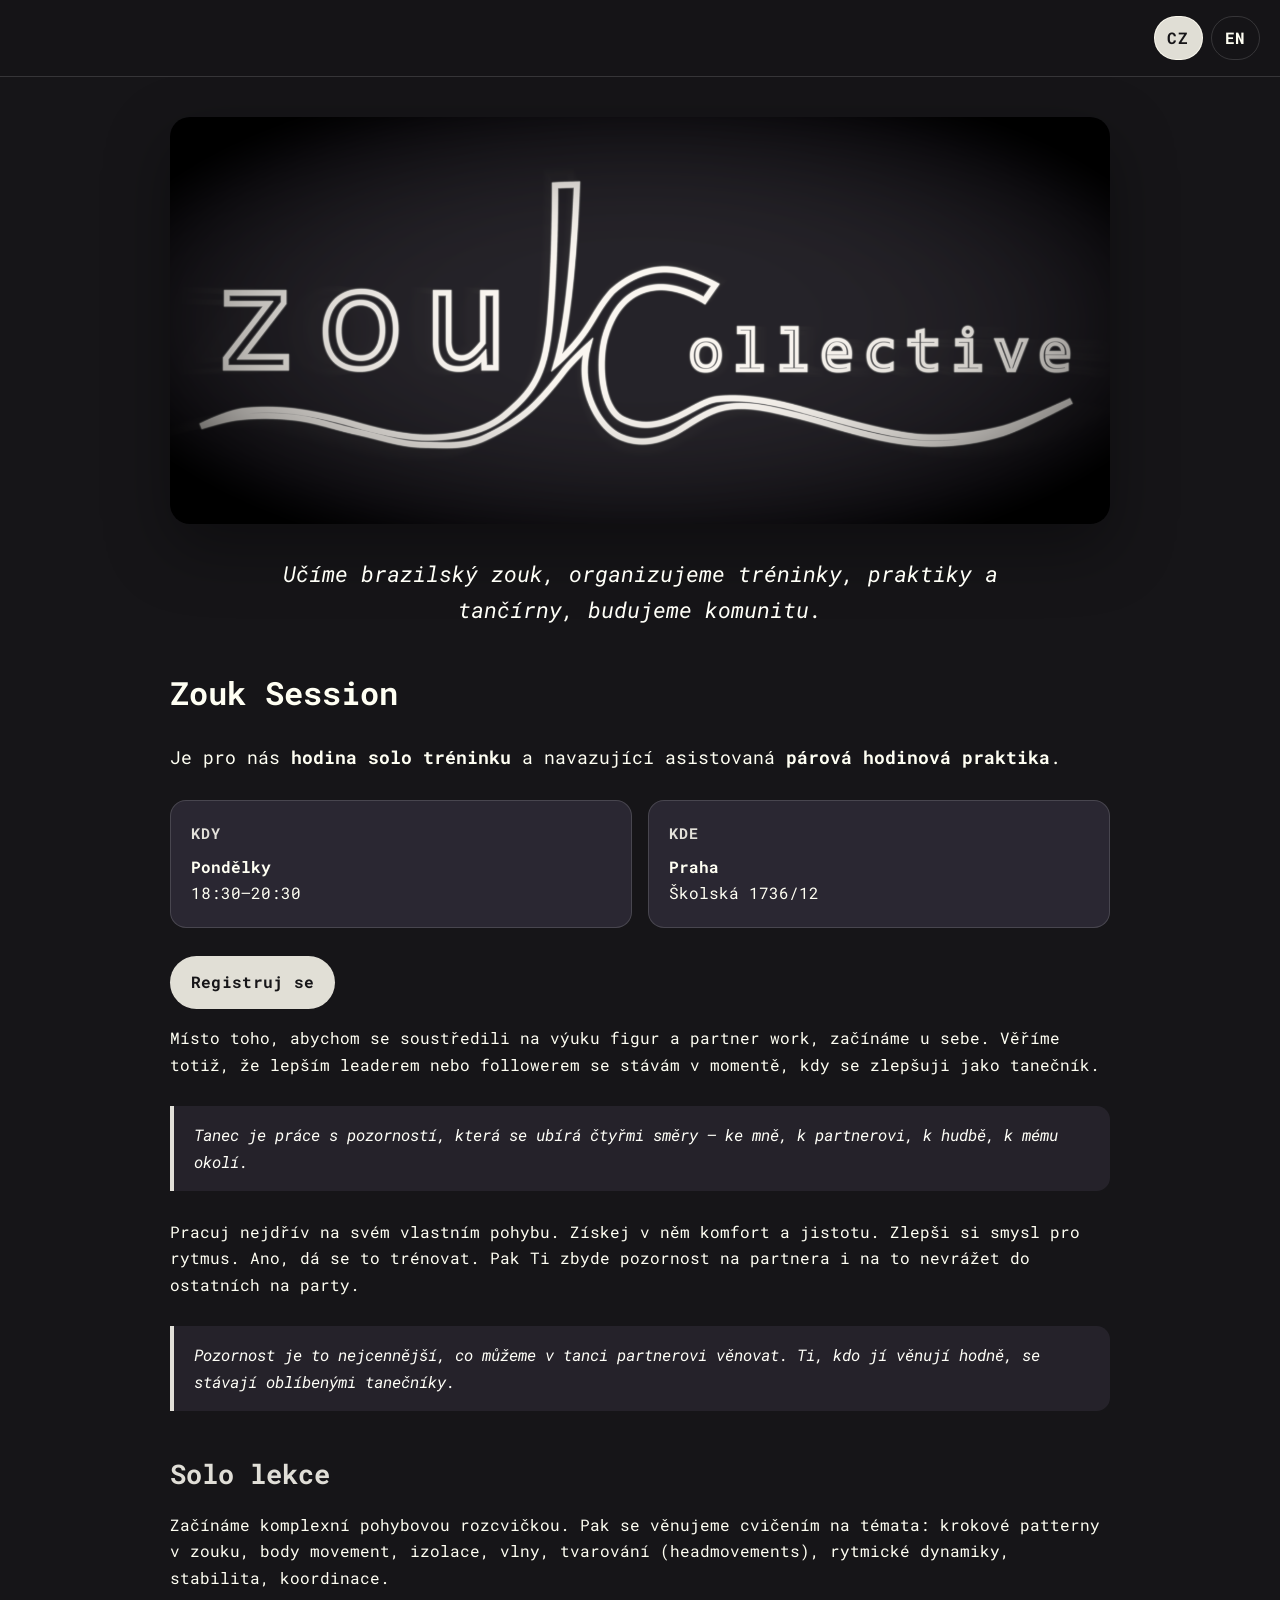
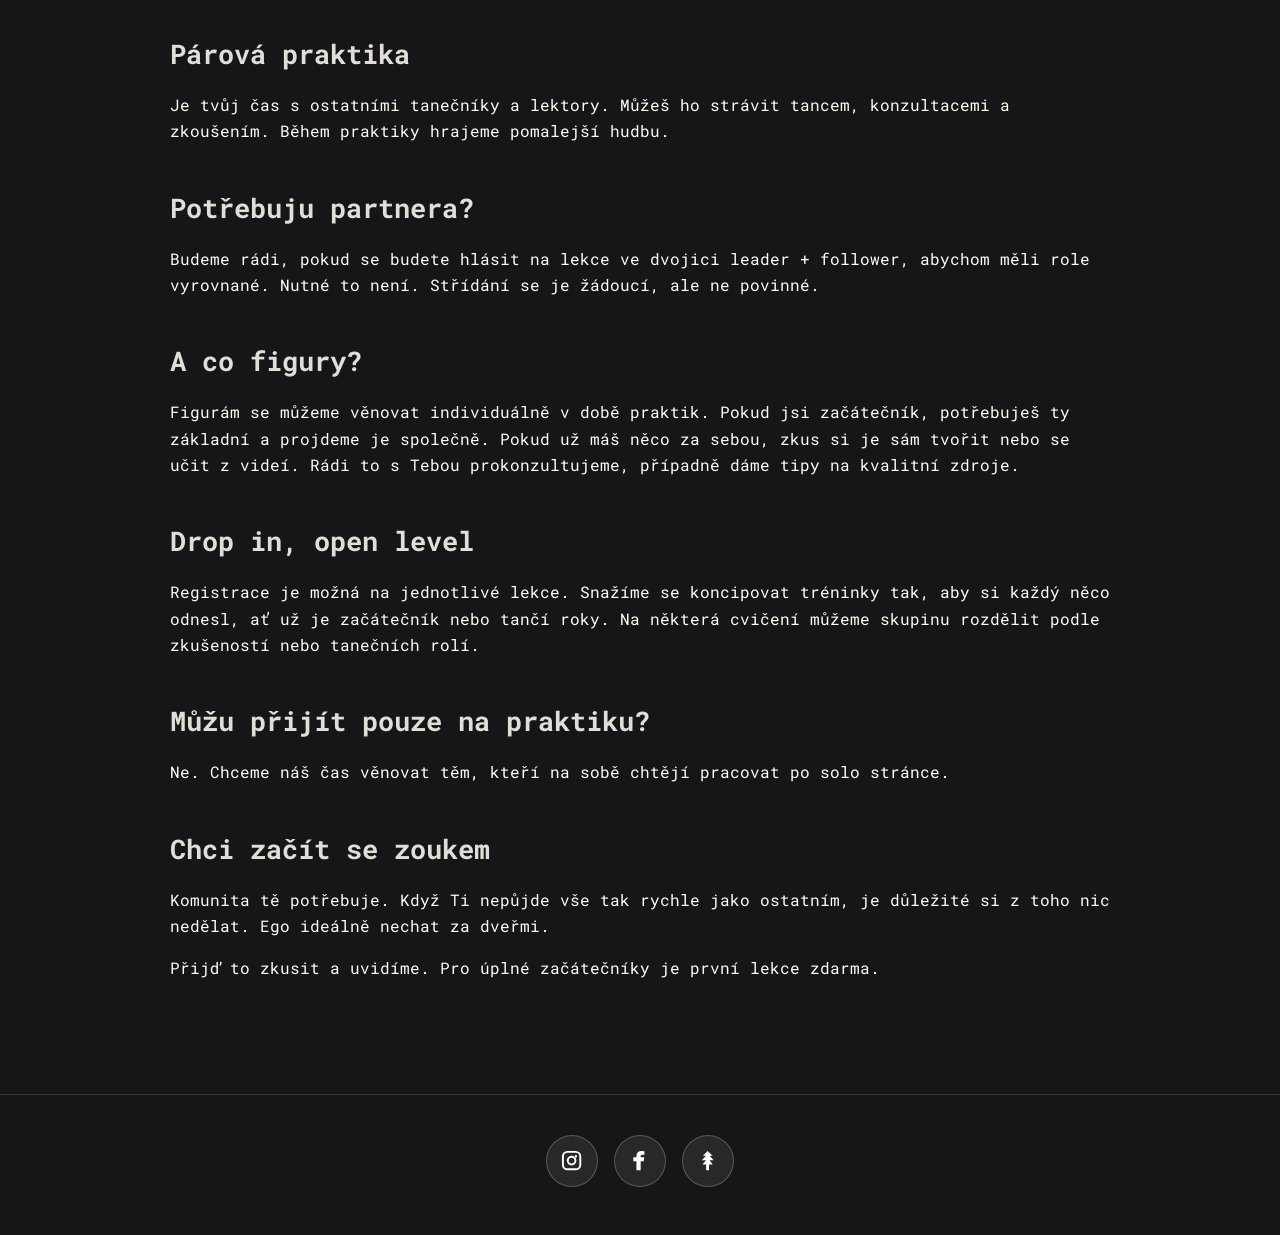
<file: index.html>
<!doctype html>
<html lang="cs">
<head>
	<meta charset="utf-8">
	<meta name="viewport" content="width=device-width, initial-scale=1">
	<meta name="description" content="Učíme brazilský zouk, organizujeme tréninky, praktiky a tančírny, budujeme komunitu.">

	<title>Zouk Collective</title>
    <link rel="preconnect" href="https://fonts.googleapis.com">
    <link rel="preconnect" href="https://fonts.gstatic.com" crossorigin>
    <link href="https://fonts.googleapis.com/css2?family=Roboto+Mono:wght@400;500;700;800&display=swap" rel="stylesheet">
    <link rel="stylesheet" href="assets/css/styles.css">

	<link rel="stylesheet" href="assets/css/styles.css">

	<link rel="alternate" hreflang="cs" href="/">
	<link rel="alternate" hreflang="en" href="/en/">
</head>

<body>
	<header class="topbar">
		<nav class="language-switch" aria-label="Přepnutí jazyka">
			<a href="./" class="active" aria-current="page">CZ</a>
			<a href="en/">EN</a>
		</nav>
	</header>

	<main class="page">
		<section class="hero">
			<img src="assets/images/image1.png" alt="Zouk Session">
		</section>

		<section class="lead">
			<p>
				Učíme brazilský zouk, organizujeme tréninky, praktiky a tančírny,
				budujeme komunitu.
			</p>
		</section>

        <h1>Zouk Session</h1>

	
        <p class="session-description">
            Je pro nás <strong>hodina solo tréninku</strong> a navazující asistovaná
            <strong>párová hodinová praktika</strong>.
        </p>

        <div class="schedule-grid">
            <div>
                <h2>Kdy</h2>
                <p><strong>Pondělky</strong><br>18:30–20:30</p>
            </div>

            <div>
                <h2>Kde</h2>
                <p><strong>Praha</strong><br>Školská 1736/12</p>
            </div>
        </div>

        <a class="button" href="https://docs.google.com/forms/d/e/1FAIpQLSdn4TnxQ9Af7Y2xySt3haJ9IAK4u1mdFsF4vnL-SK8KLzkcBw/viewform">
            Registruj se
        </a>


		<section class="content">
			<p>
				Místo toho, abychom se soustředili na výuku figur a partner work,
				začínáme u sebe. Věříme totiž, že lepším leaderem nebo followerem
				se stávám v momentě, kdy se zlepšuji jako tanečník.
			</p>

			<blockquote>
				Tanec je práce s pozorností, která se ubírá čtyřmi směry –
				ke mně, k partnerovi, k hudbě, k mému okolí.
			</blockquote>

			<p>
				Pracuj nejdřív na svém vlastním pohybu. Získej v něm komfort a jistotu.
				Zlepši si smysl pro rytmus. Ano, dá se to trénovat.
				Pak Ti zbyde pozornost na partnera i na to nevrážet do ostatních na party.
			</p>

			<blockquote>
				Pozornost je to nejcennější, co můžeme v tanci partnerovi věnovat.
				Ti, kdo jí věnují hodně, se stávají oblíbenými tanečníky.
			</blockquote>

			<h2>Solo lekce</h2>
			<p>
				Začínáme komplexní pohybovou rozcvičkou. Pak se věnujeme cvičením
				na témata: krokové patterny v zouku, body movement, izolace, vlny, tvarování (headmovements),
                rytmické dynamiky, stabilita, koordinace.
			</p>


			<h2>Párová praktika</h2>
			<p>
				Je tvůj čas s ostatními tanečníky a lektory. Můžeš ho strávit tancem,
				konzultacemi a zkoušením. Během praktiky hrajeme pomalejší hudbu.
			</p>

			<h2>Potřebuju partnera?</h2>
			<p>
				Budeme rádi, pokud se budete hlásit na lekce ve dvojici leader + follower,
				abychom měli role vyrovnané. Nutné to není. Střídání se je žádoucí,
				ale ne povinné.
			</p>

			<h2>A co figury?</h2>
			<p>
				Figurám se můžeme věnovat individuálně v době praktik. Pokud jsi začátečník,
				potřebuješ ty základní a projdeme je společně. Pokud už máš něco za sebou,
				zkus si je sám tvořit nebo se učit z videí. Rádi to s Tebou prokonzultujeme,
				případně dáme tipy na kvalitní zdroje.
			</p>

			<h2>Drop in, open level</h2>
			<p>
				Registrace je možná na jednotlivé lekce. Snažíme se koncipovat tréninky tak,
				aby si každý něco odnesl, ať už je začátečník nebo tančí roky.
				Na některá cvičení můžeme skupinu rozdělit podle zkušeností
				nebo tanečních rolí.
			</p>

			<h2>Můžu přijít pouze na praktiku?</h2>
			<p>
				Ne. Chceme náš čas věnovat těm, kteří na sobě chtějí pracovat
				po solo stránce.
			</p>

			<h2>Chci začít se zoukem</h2>
			<p>
				Komunita tě potřebuje. Když Ti nepůjde vše tak rychle jako ostatním,
				je důležité si z toho nic nedělat. Ego ideálně nechat za dveřmi.
			</p>
			<p>
				Přijď to zkusit a uvidíme. Pro úplné začátečníky je první lekce zdarma.
			</p>


		</section>
	</main>

<footer class="footer">
	<a href="https://www.instagram.com/zoukollective_prague" target="_blank" rel="noopener noreferrer" aria-label="Instagram">
		<svg viewBox="0 0 24 24" aria-hidden="true">
			<path d="M7.75 2h8.5A5.76 5.76 0 0 1 22 7.75v8.5A5.76 5.76 0 0 1 16.25 22h-8.5A5.76 5.76 0 0 1 2 16.25v-8.5A5.76 5.76 0 0 1 7.75 2Zm0 2A3.75 3.75 0 0 0 4 7.75v8.5A3.75 3.75 0 0 0 7.75 20h8.5A3.75 3.75 0 0 0 20 16.25v-8.5A3.75 3.75 0 0 0 16.25 4h-8.5Zm8.75 2.25a1.25 1.25 0 1 1 0 2.5 1.25 1.25 0 0 1 0-2.5ZM12 7a5 5 0 1 1 0 10 5 5 0 0 1 0-10Zm0 2a3 3 0 1 0 0 6 3 3 0 0 0 0-6Z"/>
		</svg>
		<span>Instagram</span>
	</a>

	<a href="https://www.facebook.com/people/ZOUKollective/61590407280325/" target="_blank" rel="noopener noreferrer" aria-label="Facebook">
		<svg viewBox="0 0 24 24" aria-hidden="true">
			<path d="M14 8.5V6.75c0-.5.38-.75.86-.75H17V2.2A26.18 26.18 0 0 0 13.9 2C10.82 2 8.72 3.88 8.72 7.32V8.5H5.5v4.25h3.22V22h4.38v-9.25h3.18l.5-4.25H13.1V7.75c0-.75.2-1.25.9-1.25Z"/>
		</svg>
		<span>Facebook</span>
	</a>

	<a href="https://linktr.ee/zoukollective" target="_blank" rel="noopener noreferrer" aria-label="Linktree">
		<svg viewBox="0 0 24 24" aria-hidden="true">
			<path d="M12 2 7.2 7.1h3.15L6 11.7h4.4L6.7 16h3.8v6h3v-6h3.8L14 11.7h4.4l-4.35-4.6h3.15L12 2Z"/>
		</svg>
		<span>Linktree</span>
	</a>
</footer>
</body>
</html>
</file>
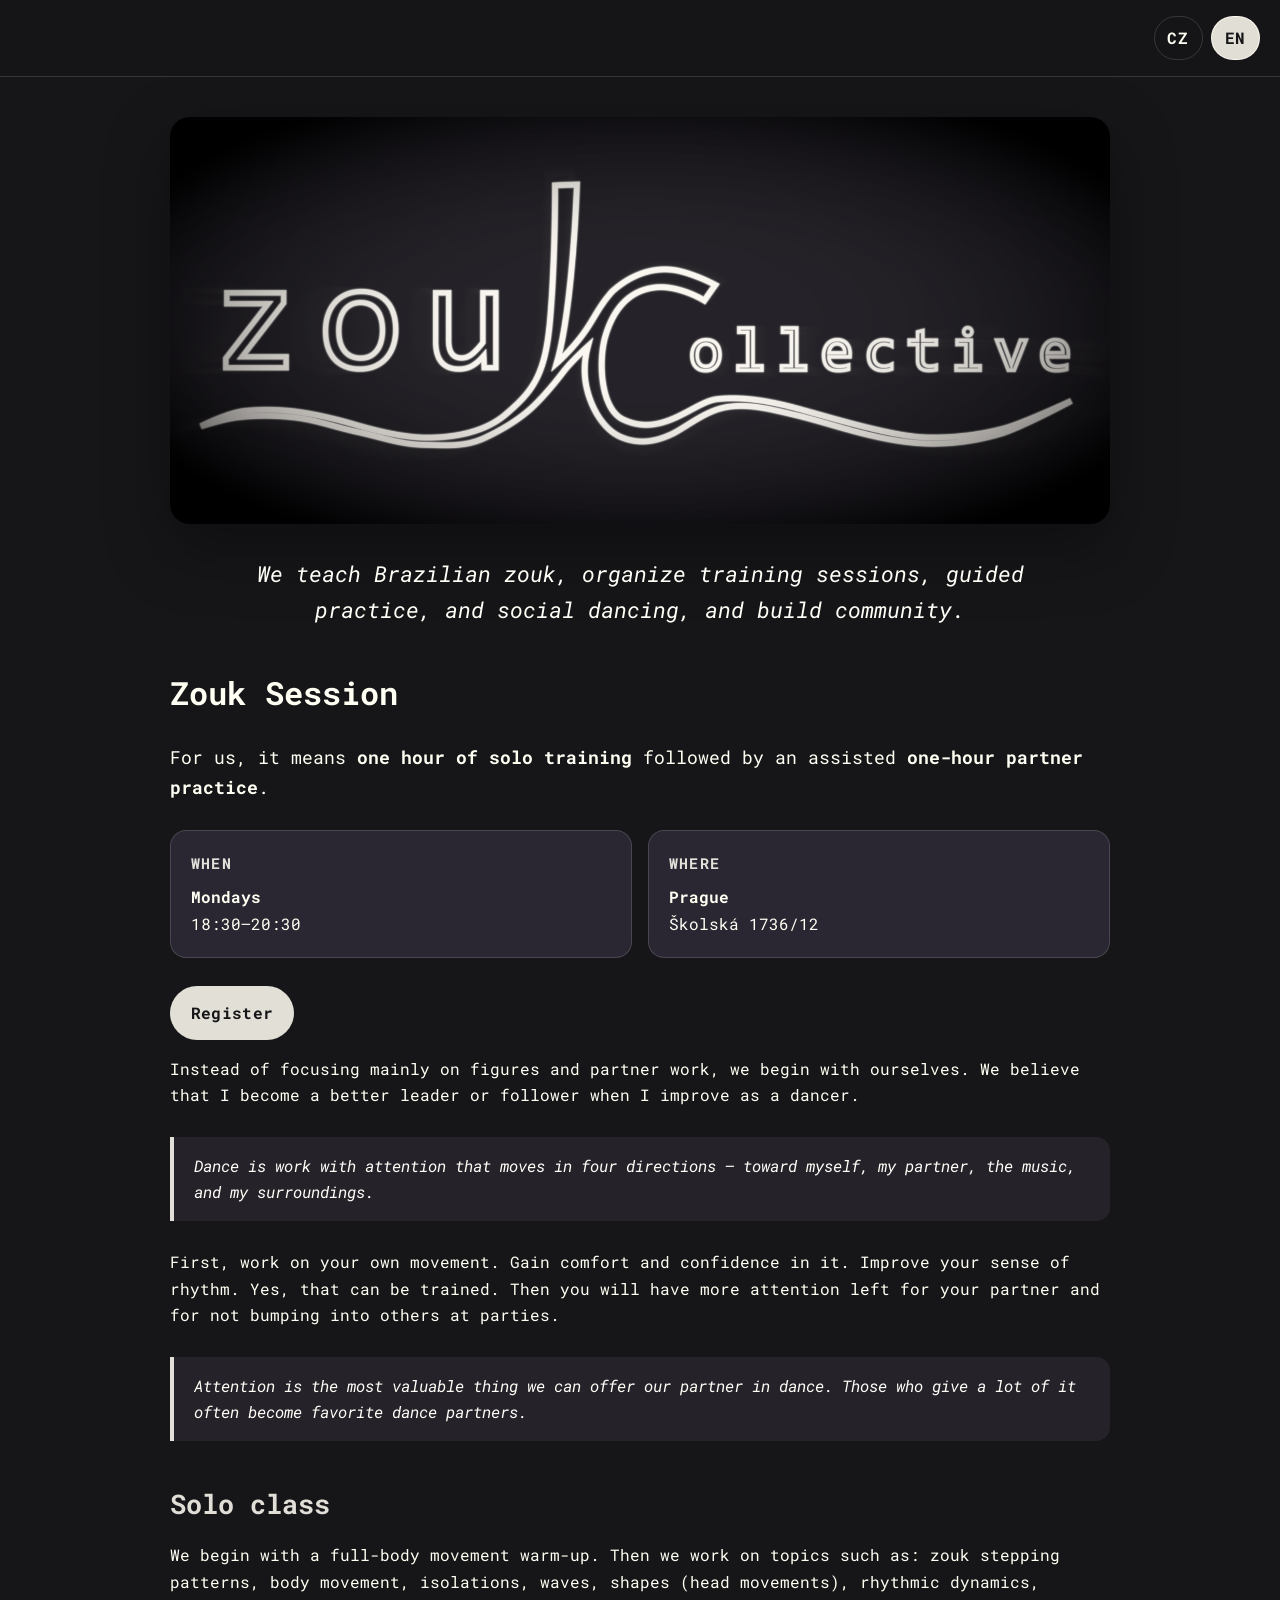
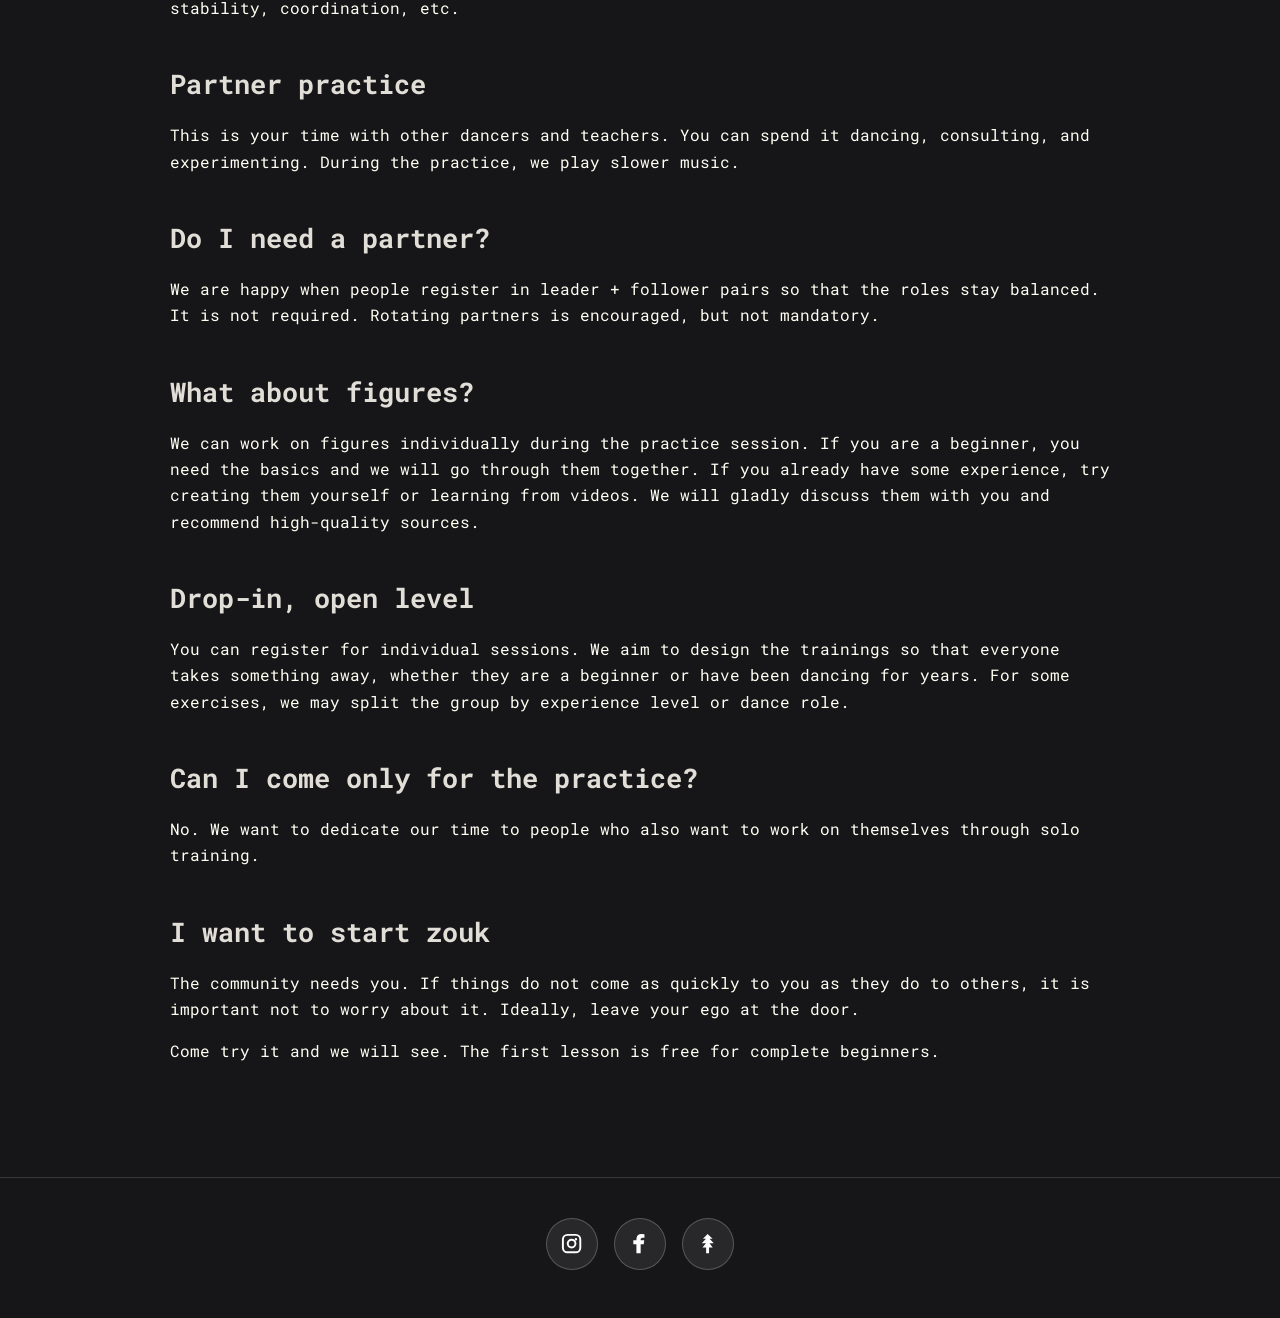
<file: en/index.html>
<!doctype html>
<html lang="en">
<head>
	<meta charset="utf-8">
	<meta name="viewport" content="width=device-width, initial-scale=1">
	<meta name="description" content="We teach Brazilian zouk, organize training sessions, guided practice, and social dancing, and build community.">

	<title>Zouk Collective</title>
    <link rel="preconnect" href="https://fonts.googleapis.com">
    <link rel="preconnect" href="https://fonts.gstatic.com" crossorigin>
    <link href="https://fonts.googleapis.com/css2?family=Roboto+Mono:wght@400;500;700;800&display=swap" rel="stylesheet">
    <link rel="stylesheet" href="../assets/css/styles.css">
	<link rel="stylesheet" href="../assets/css/styles.css">

	<link rel="alternate" hreflang="cs" href="/">
	<link rel="alternate" hreflang="en" href="/en/">
</head>

<body>
	<header class="topbar">
		<nav class="language-switch" aria-label="Language switch">
			<a href="../">CZ</a>
			<a href="./" class="active" aria-current="page">EN</a>
		</nav>
	</header>

	<main class="page">
		<section class="hero">
			<img src="../assets/images/image1.png" alt="Zouk Session">
		</section>

		<section class="lead">
			<p>
				We teach Brazilian zouk, organize training sessions, guided practice,
				and social dancing, and build community.
			</p>
		</section>
        
        <h1>Zouk Session </h1>
        
        <p class="session-description">
            For us, it means <strong>one hour of solo training</strong> followed by an assisted
            <strong>one-hour partner practice</strong>.
        </p>

        <div class="schedule-grid">
            <div>
                <h2>When</h2>
                <p><strong>Mondays</strong><br>18:30–20:30</p>
            </div>

            <div>
                <h2>Where</h2>
                <p><strong>Prague</strong><br>Školská 1736/12</p>
            </div>
        </div>

        <a class="button" href="https://docs.google.com/forms/d/e/1FAIpQLSdn4TnxQ9Af7Y2xySt3haJ9IAK4u1mdFsF4vnL-SK8KLzkcBw/viewform">
            Register
        </a>

		<section class="content">
			<p>
				Instead of focusing mainly on figures and partner work, we begin with ourselves.
				We believe that I become a better leader or follower when I improve as a dancer.
			</p>

			<blockquote>
				Dance is work with attention that moves in four directions –
				toward myself, my partner, the music, and my surroundings.
			</blockquote>

			<p>
				First, work on your own movement. Gain comfort and confidence in it.
				Improve your sense of rhythm. Yes, that can be trained.
				Then you will have more attention left for your partner
				and for not bumping into others at parties.
			</p>

			<blockquote>
				Attention is the most valuable thing we can offer our partner in dance.
				Those who give a lot of it often become favorite dance partners.
			</blockquote>

			<h2>Solo class</h2>
			<p>
				We begin with a full-body movement warm-up. Then we work on topics such as: zouk stepping patterns, 
                body movement, isolations, waves, shapes (head movements), rhythmic dynamics, stability, coordination, etc.
            </p>

			<h2>Partner practice</h2>
			<p>
				This is your time with other dancers and teachers. You can spend it dancing,
				consulting, and experimenting. During the practice, we play slower music.
			</p>

			<h2>Do I need a partner?</h2>
			<p>
				We are happy when people register in leader + follower pairs so that the roles
				stay balanced. It is not required. Rotating partners is encouraged,
				but not mandatory.
			</p>

			<h2>What about figures?</h2>
			<p>
				We can work on figures individually during the practice session.
				If you are a beginner, you need the basics and we will go through them together.
				If you already have some experience, try creating them yourself or learning from videos.
				We will gladly discuss them with you and recommend high-quality sources.
			</p>

			<h2>Drop-in, open level</h2>
			<p>
				You can register for individual sessions. We aim to design the trainings so that
				everyone takes something away, whether they are a beginner or have been dancing for years.
				For some exercises, we may split the group by experience level or dance role.
			</p>

			<h2>Can I come only for the practice?</h2>
			<p>
				No. We want to dedicate our time to people who also want to work on themselves
				through solo training.
			</p>

			<h2>I want to start zouk</h2>
			<p>
				The community needs you. If things do not come as quickly to you as they do to others,
				it is important not to worry about it. Ideally, leave your ego at the door.
			</p>
			<p>
				Come try it and we will see. The first lesson is free for complete beginners.
			</p>

		</section>
	</main>


    <footer class="footer">
	<a href="https://www.instagram.com/zoukollective_prague" target="_blank" rel="noopener noreferrer" aria-label="Instagram">
		<svg viewBox="0 0 24 24" aria-hidden="true">
			<path d="M7.75 2h8.5A5.76 5.76 0 0 1 22 7.75v8.5A5.76 5.76 0 0 1 16.25 22h-8.5A5.76 5.76 0 0 1 2 16.25v-8.5A5.76 5.76 0 0 1 7.75 2Zm0 2A3.75 3.75 0 0 0 4 7.75v8.5A3.75 3.75 0 0 0 7.75 20h8.5A3.75 3.75 0 0 0 20 16.25v-8.5A3.75 3.75 0 0 0 16.25 4h-8.5Zm8.75 2.25a1.25 1.25 0 1 1 0 2.5 1.25 1.25 0 0 1 0-2.5ZM12 7a5 5 0 1 1 0 10 5 5 0 0 1 0-10Zm0 2a3 3 0 1 0 0 6 3 3 0 0 0 0-6Z"/>
		</svg>
		<span>Instagram</span>
	</a>

	<a href="https://www.facebook.com/people/ZOUKollective/61590407280325/" target="_blank" rel="noopener noreferrer" aria-label="Facebook">
		<svg viewBox="0 0 24 24" aria-hidden="true">
			<path d="M14 8.5V6.75c0-.5.38-.75.86-.75H17V2.2A26.18 26.18 0 0 0 13.9 2C10.82 2 8.72 3.88 8.72 7.32V8.5H5.5v4.25h3.22V22h4.38v-9.25h3.18l.5-4.25H13.1V7.75c0-.75.2-1.25.9-1.25Z"/>
		</svg>
		<span>Facebook</span>
	</a>

	<a href="https://linktr.ee/zoukollective" target="_blank" rel="noopener noreferrer" aria-label="Linktree">
		<svg viewBox="0 0 24 24" aria-hidden="true">
			<path d="M12 2 7.2 7.1h3.15L6 11.7h4.4L6.7 16h3.8v6h3v-6h3.8L14 11.7h4.4l-4.35-4.6h3.15L12 2Z"/>
		</svg>
		<span>Linktree</span>
	</a>
</footer>
</body>
</html>
</file>
<file: assets/css/styles.css>
:root {
	--bg: #161518;
	--surface: #211f27;
	--surface-2: #2a2732;
	--text: #fffff3;
	--muted: #fffff8;
	--accent: lab(98.94% -0.71 5.12 / 0.875);
	--accent-strong: #fffad8;
	--border: rgba(255, 255, 255, 0.14);
	--max-width: 980px;
}

* {
	box-sizing: border-box;
}

html {
	scroll-behavior: smooth;
}

body {
	margin: 0;
	background: var(--bg);
	color: var(--text);
	font-family: "Roboto Mono", monospace;
	line-height: 1.65;
}

a {
	color: inherit;
}

.topbar {
	position: sticky;
	top: 0;
	z-index: 20;
	display: flex;
	justify-content: flex-end;
	align-items: center;
	padding: 1rem 1.25rem;
	background: rgba(22, 21, 24, 0.92);
	backdrop-filter: blur(10px);
	border-bottom: 1px solid var(--border);
}

.language-switch {
	display: flex;
	gap: 0.5rem;
}

.language-switch a {
	display: inline-flex;
	align-items: center;
	justify-content: center;
	min-width: 3rem;
	padding: 0.5rem 0.8rem;
	border: 1px solid var(--border);
	border-radius: 999px;
	text-decoration: none;
	font-weight: 700;
	letter-spacing: 0.05em;
	transition: transform 0.15s ease, border-color 0.15s ease, background 0.15s ease;
}

.language-switch a:hover,
.language-switch a:focus-visible {
	transform: translateY(-1px);
	border-color: var(--accent);
	background: rgba(209, 194, 255, 0.08);
}

.language-switch a.active {
	background: var(--accent);
	color: #161518;
	border-color: var(--accent);
}

.page {
	width: min(100%, var(--max-width));
	margin: 0 auto;
	padding: 1.5rem 1.25rem 4rem;
}

.hero {
	margin-top: 1rem;
}

.hero img {
	display: block;
	width: 100%;
	height: auto;
	border-radius: 1.25rem;
	box-shadow: 0 1.5rem 4rem rgba(0, 0, 0, 0.35);
}

.lead {
	max-width: 820px;
	margin: 2rem auto 2.5rem;
	text-align: center;
}

.lead p {
	margin: 0;
	color: var(--muted);
	font-size: clamp(1.1rem, 2vw, 1.35rem);
	font-style: italic;
}

.highlight-card {
	padding: clamp(1.25rem, 3vw, 2rem);
	margin-bottom: 3rem;
	background: var(--surface);
	border: 1px solid var(--border);
	border-radius: 1.25rem;
}

.session-description {
	margin-top: 0;
	margin-bottom: 1.75rem;
	font-size: 1.15rem;
}

.schedule-grid {
	display: grid;
	grid-template-columns: repeat(2, minmax(0, 1fr));
	gap: 1rem;
	margin-bottom: 1.75rem;
}

.schedule-grid > div {
	padding: 1.25rem;
	background: var(--surface-2);
	border: 1px solid var(--border);
	border-radius: 1rem;
}

.schedule-grid h2 {
	margin: 0 0 0.5rem;
	font-size: 0.95rem;
	text-transform: uppercase;
	letter-spacing: 0.08em;
	color: var(--accent);
}

.schedule-grid p {
	margin: 0;
}

.button {
	display: inline-block;
	padding: 0.85rem 1.3rem;
	background: var(--accent);
	color: #161518;
	border-radius: 999px;
	text-decoration: none;
	font-weight: 800;
	letter-spacing: 0.02em;
	transition: transform 0.15s ease, background 0.15s ease;
}

.button:hover,
.button:focus-visible {
	background: var(--accent-strong);
	transform: translateY(-1px);
}

.content {
	padding-bottom: 2rem;
}

.content h2 {
	margin-top: 2.5rem;
	margin-bottom: 0.75rem;
	font-size: clamp(1.35rem, 2.5vw, 1.7rem);
	color: var(--accent);
}

.content p,
.content li {
	color: var(--text);
}

.content ul {
	padding-left: 1.4rem;
}

blockquote {
	margin: 1.75rem 0;
	padding: 1rem 1.25rem;
	border-left: 4px solid var(--accent);
	background: rgba(209, 194, 255, 0.08);
	border-radius: 0 0.85rem 0.85rem 0;
	color: var(--muted);
	font-style: italic;
}

.footer {
	display: flex;
	justify-content: center;
	align-items: center;
	gap: 1rem;
	padding: 2.5rem 1.25rem 3rem;
	border-top: 1px solid var(--border);
	flex-wrap: wrap;
}

.footer a {
	width: 3.25rem;
	height: 3.25rem;
	display: inline-flex;
	align-items: center;
	justify-content: center;

	color: #ffffff;
	background: rgba(255, 255, 255, 0.08);
	border: 1px solid rgba(255, 255, 255, 0.22);
	border-radius: 50%;

	text-decoration: none;
	transition:
		transform 0.15s ease,
		background 0.15s ease,
		border-color 0.15s ease,
		color 0.15s ease;
}

.footer a:hover,
.footer a:focus-visible {
	color: #161518;
	background: var(--accent);
	border-color: var(--accent);
	transform: translateY(-2px);
}

.footer svg {
	width: 1.45rem;
	height: 1.45rem;
	fill: currentColor;
	display: block;
}

/* Hide visible text but keep it for screen readers */
.footer span {
	position: absolute;
	width: 1px;
	height: 1px;
	padding: 0;
	margin: -1px;
	overflow: hidden;
	clip: rect(0, 0, 0, 0);
	white-space: nowrap;
	border: 0;
}

@media (max-width: 700px) {
	.topbar {
		padding: 0.85rem 1rem;
	}

	.page {
		padding: 1rem 1rem 3rem;
	}

	.schedule-grid {
		grid-template-columns: 1fr;
	}

	.hero img {
		border-radius: 0.9rem;
	}
}
</file>
